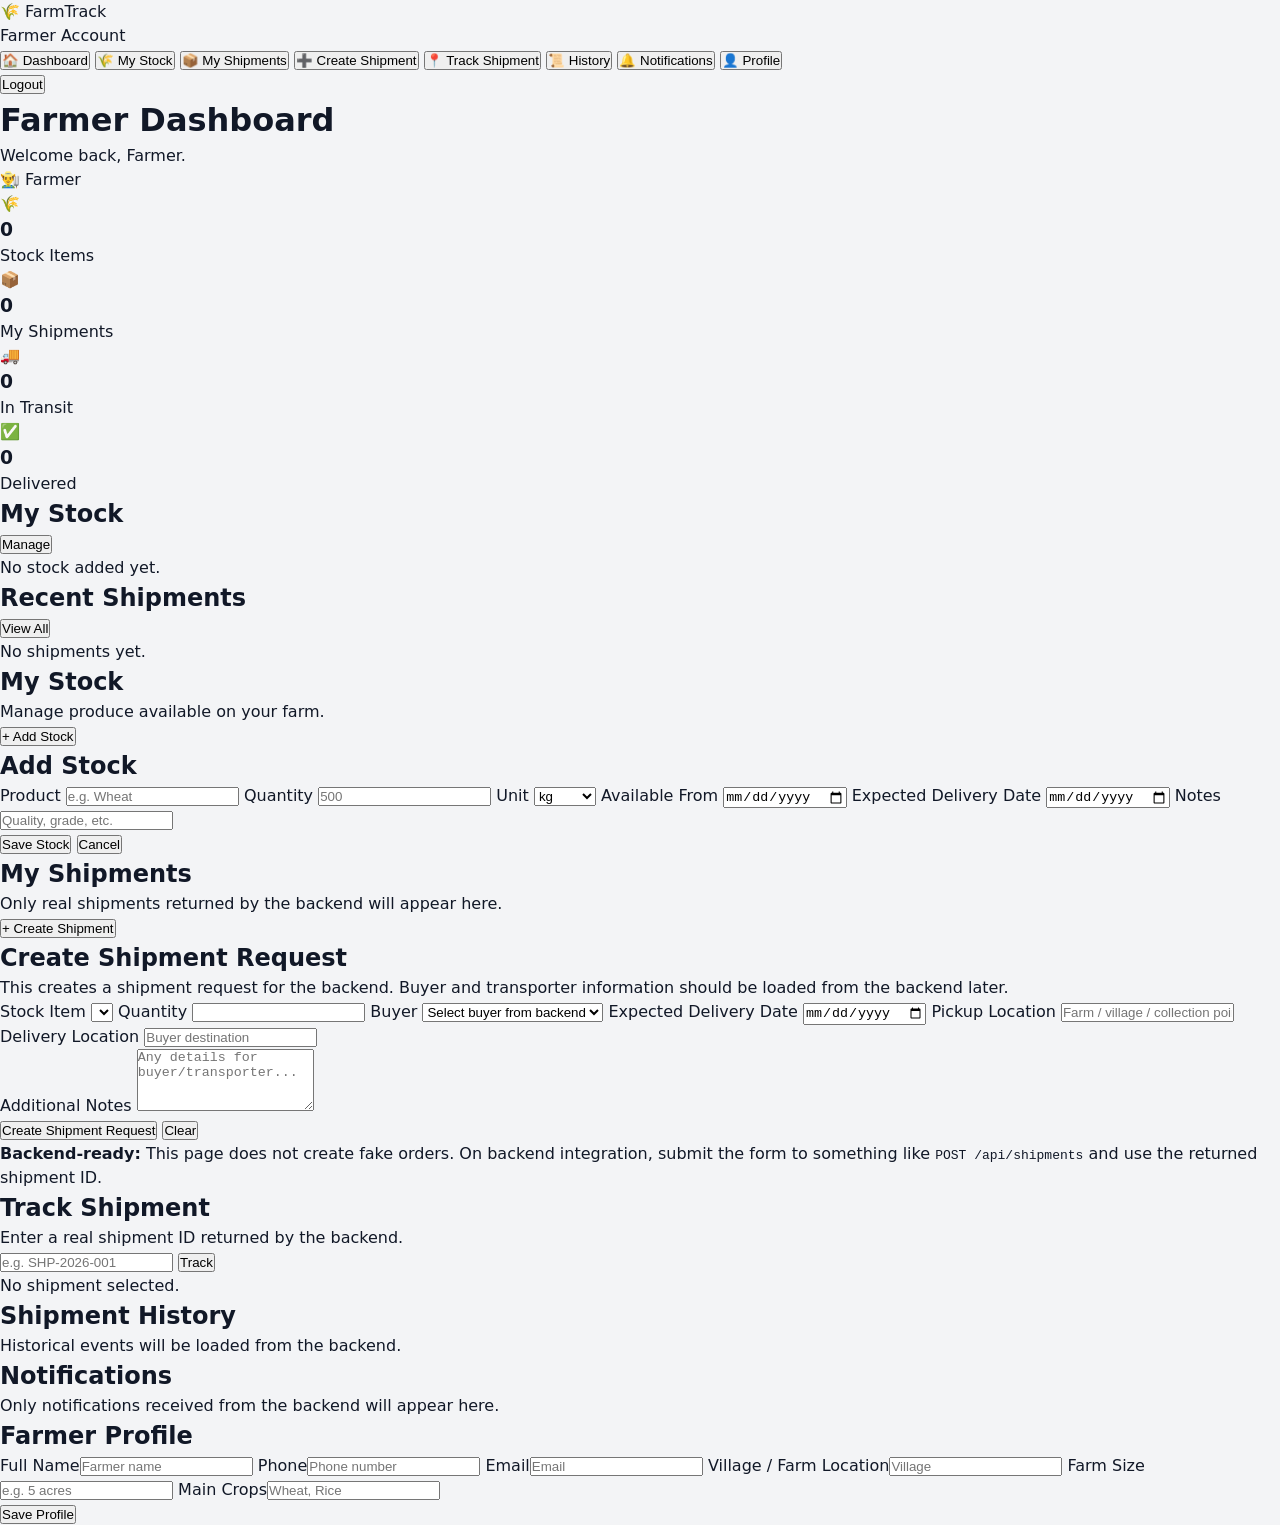
<file: index.html>
<!DOCTYPE html>
<html lang="en">
<head>
  <meta charset="UTF-8">
  <meta name="viewport" content="width=device-width, initial-scale=1.0">
  <title>FarmTrack - Farmer Dashboard</title>
  <link rel="stylesheet" href="css/style.css">
</head>
<body>
  <div class="app">
    <aside class="sidebar">
      <div class="brand">🌾 FarmTrack</div>
      <div class="role">Farmer Account</div>
      <nav>
        <button class="nav-btn active" data-page="dashboard">🏠 Dashboard</button>
        <button class="nav-btn" data-page="stock">🌾 My Stock</button>
        <button class="nav-btn" data-page="shipments">📦 My Shipments</button>
        <button class="nav-btn" data-page="create">➕ Create Shipment</button>
        <button class="nav-btn" data-page="track">📍 Track Shipment</button>
        <button class="nav-btn" data-page="history">📜 History</button>
        <button class="nav-btn" data-page="notifications">🔔 Notifications</button>
        <button class="nav-btn" data-page="profile">👤 Profile</button>
      </nav>
      <button class="logout" id="logoutBtn">Logout</button>
    </aside>

    <main class="main">
      <header class="topbar">
        <div>
          <h1 id="pageTitle">Farmer Dashboard</h1>
          <p id="welcomeText">Welcome back, Farmer.</p>
        </div>
        <div class="user-chip">👨‍🌾 <span id="farmerNameTop">Farmer</span></div>
      </header>

      <!-- DASHBOARD -->
      <section class="page active" id="dashboard">
        <div class="cards">
          <div class="card"><span>🌾</span><h3 id="stockCount">0</h3><p>Stock Items</p></div>
          <div class="card"><span>📦</span><h3 id="shipmentCount">0</h3><p>My Shipments</p></div>
          <div class="card"><span>🚚</span><h3 id="transitCount">0</h3><p>In Transit</p></div>
          <div class="card"><span>✅</span><h3 id="deliveredCount">0</h3><p>Delivered</p></div>
        </div>

        <div class="grid-2">
          <div class="panel">
            <div class="panel-head">
              <h2>My Stock</h2>
              <button class="small-btn" data-go="stock">Manage</button>
            </div>
            <div id="dashboardStock" class="empty">No stock added yet.</div>
          </div>
          <div class="panel">
            <div class="panel-head">
              <h2>Recent Shipments</h2>
              <button class="small-btn" data-go="shipments">View All</button>
            </div>
            <div id="dashboardShipments" class="empty">No shipments yet.</div>
          </div>
        </div>
      </section>

      <!-- STOCK -->
      <section class="page" id="stock">
        <div class="section-head">
          <div>
            <h2>My Stock</h2>
            <p>Manage produce available on your farm.</p>
          </div>
          <button class="primary" id="addStockBtn">+ Add Stock</button>
        </div>

        <div id="stockList" class="list"></div>

        <div class="panel form-panel hidden" id="stockFormPanel">
          <h2 id="stockFormTitle">Add Stock</h2>
          <form id="stockForm">
            <input type="hidden" id="stockId">
            <div class="form-grid">
              <label>Product
                <input id="stockProduct" required placeholder="e.g. Wheat">
              </label>
              <label>Quantity
                <input id="stockQuantity" type="number" min="0" required placeholder="500">
              </label>
              <label>Unit
                <select id="stockUnit">
                  <option>kg</option><option>quintal</option><option>ton</option>
                </select>
              </label>
              <label>Available From
                <input id="stockAvailableFrom" type="date">
              </label>
              <label>Expected Delivery Date
                <input id="stockDeliveryDate" type="date">
              </label>
              <label>Notes
                <input id="stockNotes" placeholder="Quality, grade, etc.">
              </label>
            </div>
            <div class="form-actions">
              <button type="submit" class="primary">Save Stock</button>
              <button type="button" class="secondary" id="cancelStockBtn">Cancel</button>
            </div>
          </form>
        </div>
      </section>

      <!-- SHIPMENTS -->
      <section class="page" id="shipments">
        <div class="section-head">
          <div><h2>My Shipments</h2><p>Only real shipments returned by the backend will appear here.</p></div>
          <button class="primary" data-go="create">+ Create Shipment</button>
        </div>
        <div id="shipmentList" class="list"></div>
      </section>

      <!-- CREATE -->
      <section class="page" id="create">
        <div class="panel form-panel">
          <h2>Create Shipment Request</h2>
          <p class="muted">This creates a shipment request for the backend. Buyer and transporter information should be loaded from the backend later.</p>

          <form id="shipmentForm">
            <div class="form-grid">
              <label>Stock Item
                <select id="shipmentStock" required></select>
              </label>
              <label>Quantity
                <input id="shipmentQuantity" type="number" min="1" required>
              </label>
              <label>Buyer
                <select id="shipmentBuyer">
                  <option value="">Select buyer from backend</option>
                </select>
              </label>
              <label>Expected Delivery Date
                <input id="shipmentDeliveryDate" type="date" required>
              </label>
              <label>Pickup Location
                <input id="pickupLocation" placeholder="Farm / village / collection point">
              </label>
              <label>Delivery Location
                <input id="deliveryLocation" placeholder="Buyer destination">
              </label>
            </div>
            <label>Additional Notes
              <textarea id="shipmentNotes" rows="4" placeholder="Any details for buyer/transporter..."></textarea>
            </label>
            <div class="form-actions">
              <button type="submit" class="primary">Create Shipment Request</button>
              <button type="reset" class="secondary">Clear</button>
            </div>
          </form>
        </div>
        <div class="info-box">
          <strong>Backend-ready:</strong> This page does not create fake orders. On backend integration,
          submit the form to something like <code>POST /api/shipments</code> and use the returned shipment ID.
        </div>
      </section>

      <!-- TRACK -->
      <section class="page" id="track">
        <div class="section-head">
          <div><h2>Track Shipment</h2><p>Enter a real shipment ID returned by the backend.</p></div>
        </div>
        <div class="track-search">
          <input id="trackId" placeholder="e.g. SHP-2026-001">
          <button class="primary" id="trackBtn">Track</button>
        </div>
        <div id="trackingResult" class="panel empty">No shipment selected.</div>
      </section>

      <!-- HISTORY -->
      <section class="page" id="history">
        <div class="section-head"><div><h2>Shipment History</h2><p>Historical events will be loaded from the backend.</p></div></div>
        <div id="historyList" class="list"></div>
      </section>

      <!-- NOTIFICATIONS -->
      <section class="page" id="notifications">
        <div class="section-head"><div><h2>Notifications</h2><p>Only notifications received from the backend will appear here.</p></div></div>
        <div id="notificationList" class="list"></div>
      </section>

      <!-- PROFILE -->
      <section class="page" id="profile">
        <div class="panel form-panel">
          <h2>Farmer Profile</h2>
          <form id="profileForm">
            <div class="form-grid">
              <label>Full Name<input id="profileName" placeholder="Farmer name"></label>
              <label>Phone<input id="profilePhone" placeholder="Phone number"></label>
              <label>Email<input id="profileEmail" type="email" placeholder="Email"></label>
              <label>Village / Farm Location<input id="profileLocation" placeholder="Village"></label>
              <label>Farm Size<input id="profileFarmSize" placeholder="e.g. 5 acres"></label>
              <label>Main Crops<input id="profileCrops" placeholder="Wheat, Rice"></label>
            </div>
            <button class="primary" type="submit">Save Profile</button>
          </form>
        </div>
      </section>
    </main>
  </div>

  <div id="toast" class="toast"></div>
  <script src="js/app.js"></script>
</body>
</html>
</file>
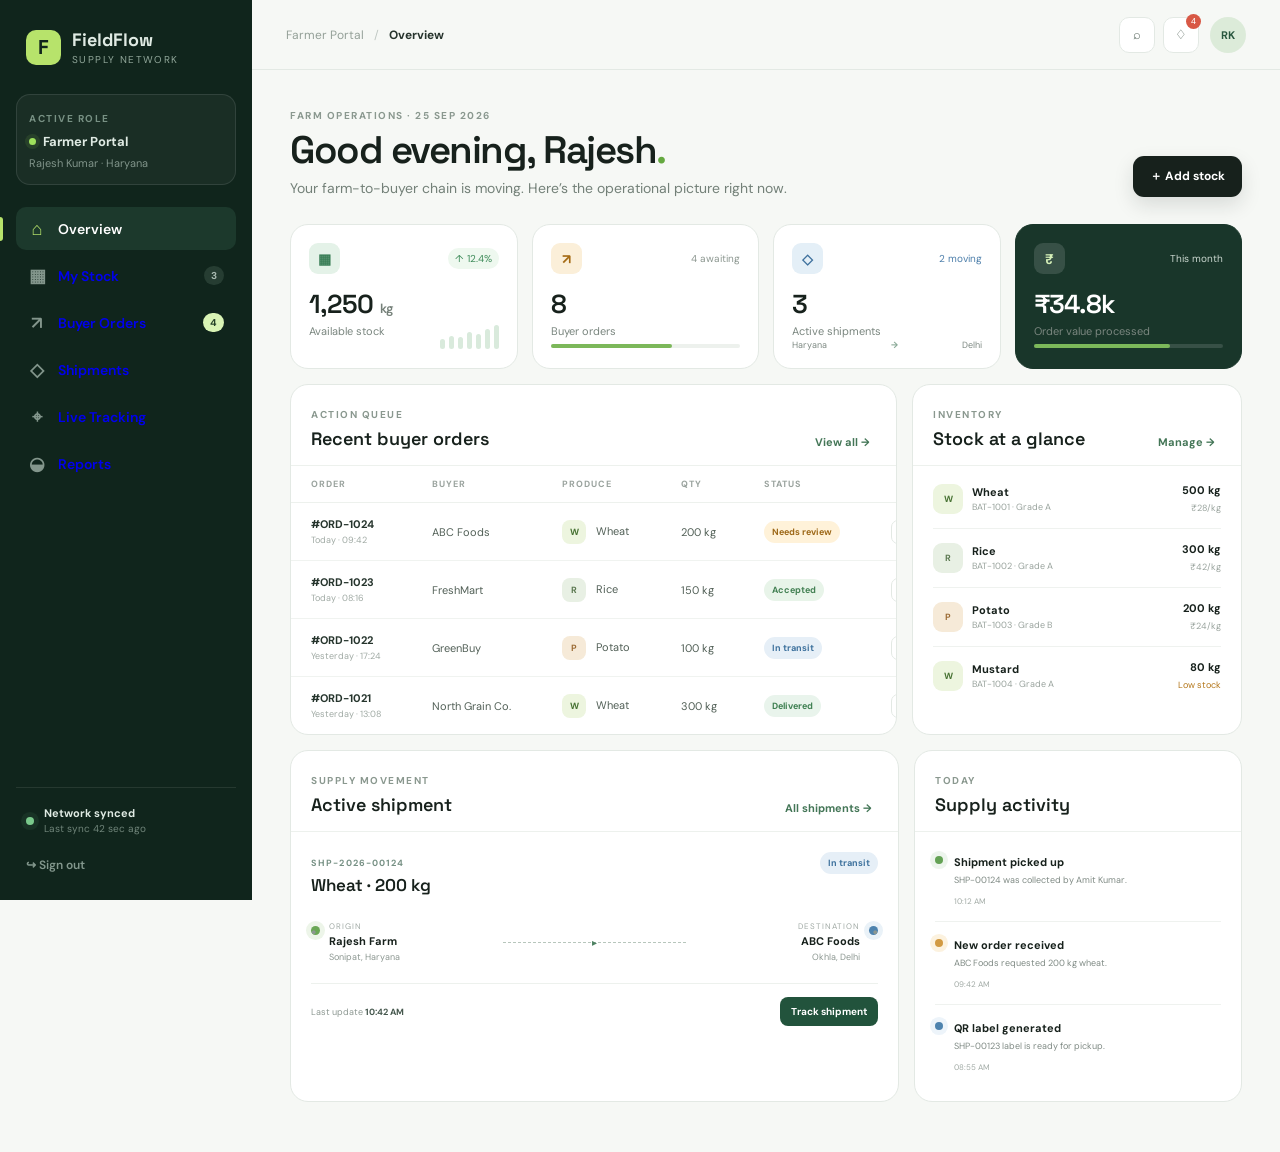
<file: pages/fieldflow_rural_supply_chain_dashboard/index.html>
<!doctype html>
<html lang="en">
<head>
  <meta charset="utf-8">
  <meta name="viewport" content="width=device-width, initial-scale=1">
  <meta name="description" content="Farmer dashboard for rural agricultural supply-chain tracking.">
  <title>FieldFlow — Farmer Command Center</title>
  <link rel="preconnect" href="https://fonts.googleapis.com">
  <link rel="preconnect" href="https://fonts.gstatic.com" crossorigin>
  <link href="https://fonts.googleapis.com/css2?family=DM+Sans:wght@400;500;600;700&family=Space+Grotesk:wght@500;600;700&display=swap" rel="stylesheet">
  <link rel="stylesheet" href="style.css">
</head>
<body>
  <div class="app-shell">
    <aside class="sidebar" id="sidebar">
      <div class="brand">
        <div class="brand-mark">F</div>
        <div><strong>FieldFlow</strong><span>Supply Network</span></div>
      </div>

      <div class="role-card">
        <span class="eyebrow">ACTIVE ROLE</span>
        <div class="role-line"><span class="role-dot"></span><strong>Farmer Portal</strong></div>
        <small>Rajesh Kumar · Haryana</small>
      </div>

      <nav class="nav">
        <a class="nav-item active" href="#dashboard" data-view="dashboard"><span>⌂</span>Overview</a>
        <a class="nav-item" href="#stock" data-view="stock"><span>▦</span>My Stock <b>3</b></a>
        <a class="nav-item" href="#orders" data-view="orders"><span>↗</span>Buyer Orders <b class="hot">4</b></a>
        <a class="nav-item" href="#shipments" data-view="shipments"><span>◇</span>Shipments</a>
        <a class="nav-item" href="#tracking" data-view="tracking"><span>⌖</span>Live Tracking</a>
        <a class="nav-item" href="#reports" data-view="reports"><span>◒</span>Reports</a>
      </nav>

      <div class="sidebar-foot">
        <div class="sync"><span class="pulse"></span><div><strong>Network synced</strong><small>Last sync 42 sec ago</small></div></div>
        <button class="ghost-btn" id="logoutBtn">↪ Sign out</button>
      </div>
    </aside>

    <main class="main">
      <header class="topbar">
        <button class="icon-btn menu-btn" id="menuBtn" aria-label="Open menu">☰</button>
        <div class="crumb"><span>Farmer Portal</span><i>/</i><strong id="pageTitle">Overview</strong></div>
        <div class="top-actions">
          <button class="icon-btn" title="Search">⌕</button>
          <button class="icon-btn notification" id="notificationBtn" title="Notifications">♢<em>4</em></button>
          <div class="avatar">RK</div>
        </div>
      </header>

      <section class="content" id="dashboardView">
        <div class="hero">
          <div>
            <span class="eyebrow">FARM OPERATIONS · 25 SEP 2026</span>
            <h1>Good evening, Rajesh<span class="accent">.</span></h1>
            <p>Your farm-to-buyer chain is moving. Here’s the operational picture right now.</p>
          </div>
          <button class="primary-btn" id="addStockBtn">＋ Add stock</button>
        </div>

        <div class="metrics">
          <article class="metric-card">
            <div class="metric-head"><span class="metric-icon green">▦</span><span class="trend up">↑ 12.4%</span></div>
            <strong class="metric-value">1,250 <small>kg</small></strong>
            <span class="metric-label">Available stock</span>
            <div class="spark"><i style="height:38%"></i><i style="height:52%"></i><i style="height:46%"></i><i style="height:67%"></i><i style="height:58%"></i><i style="height:78%"></i><i style="height:92%"></i></div>
          </article>
          <article class="metric-card">
            <div class="metric-head"><span class="metric-icon amber">↗</span><span class="trend">4 awaiting</span></div>
            <strong class="metric-value">8</strong>
            <span class="metric-label">Buyer orders</span>
            <div class="mini-bar"><span style="width:64%"></span></div>
          </article>
          <article class="metric-card">
            <div class="metric-head"><span class="metric-icon blue">◇</span><span class="trend blue-t">2 moving</span></div>
            <strong class="metric-value">3</strong>
            <span class="metric-label">Active shipments</span>
            <div class="route-mini"><span>Haryana</span><b>→</b><span>Delhi</span></div>
          </article>
          <article class="metric-card highlight">
            <div class="metric-head"><span class="metric-icon dark">₹</span><span class="trend light">This month</span></div>
            <strong class="metric-value">₹34.8k</strong>
            <span class="metric-label">Order value processed</span>
            <div class="progress"><span style="width:72%"></span></div>
          </article>
        </div>

        <div class="grid-main">
          <section class="panel orders-panel">
            <div class="panel-head">
              <div><span class="eyebrow">ACTION QUEUE</span><h2>Recent buyer orders</h2></div>
              <button class="text-btn" data-view-link="orders">View all →</button>
            </div>
            <div class="table-wrap">
              <table>
                <thead><tr><th>Order</th><th>Buyer</th><th>Produce</th><th>Qty</th><th>Status</th><th></th></tr></thead>
                <tbody id="ordersTable">
                  <tr data-order="ORD-1024"><td><strong>#ORD-1024</strong><small>Today · 09:42</small></td><td>ABC Foods</td><td><span class="produce">W</span> Wheat</td><td>200 kg</td><td><span class="status pending">Needs review</span></td><td><button class="row-btn review-btn">Review</button></td></tr>
                  <tr><td><strong>#ORD-1023</strong><small>Today · 08:16</small></td><td>FreshMart</td><td><span class="produce rice">R</span> Rice</td><td>150 kg</td><td><span class="status accepted">Accepted</span></td><td><button class="row-btn">Open</button></td></tr>
                  <tr><td><strong>#ORD-1022</strong><small>Yesterday · 17:24</small></td><td>GreenBuy</td><td><span class="produce potato">P</span> Potato</td><td>100 kg</td><td><span class="status transit">In transit</span></td><td><button class="row-btn">Track</button></td></tr>
                  <tr><td><strong>#ORD-1021</strong><small>Yesterday · 13:08</small></td><td>North Grain Co.</td><td><span class="produce">W</span> Wheat</td><td>300 kg</td><td><span class="status delivered">Delivered</span></td><td><button class="row-btn">View</button></td></tr>
                </tbody>
              </table>
            </div>
          </section>

          <section class="panel stock-panel">
            <div class="panel-head">
              <div><span class="eyebrow">INVENTORY</span><h2>Stock at a glance</h2></div>
              <button class="text-btn" data-view-link="stock">Manage →</button>
            </div>
            <div class="stock-list">
              <div class="stock-row"><div class="crop-icon wheat">W</div><div class="stock-info"><strong>Wheat</strong><small>BAT-1001 · Grade A</small></div><div class="stock-qty"><strong>500 kg</strong><span>₹28/kg</span></div></div>
              <div class="stock-row"><div class="crop-icon rice">R</div><div class="stock-info"><strong>Rice</strong><small>BAT-1002 · Grade A</small></div><div class="stock-qty"><strong>300 kg</strong><span>₹42/kg</span></div></div>
              <div class="stock-row"><div class="crop-icon potato">P</div><div class="stock-info"><strong>Potato</strong><small>BAT-1003 · Grade B</small></div><div class="stock-qty"><strong>200 kg</strong><span>₹24/kg</span></div></div>
              <div class="stock-row low"><div class="crop-icon wheat">W</div><div class="stock-info"><strong>Mustard</strong><small>BAT-1004 · Grade A</small></div><div class="stock-qty"><strong>80 kg</strong><span class="warning">Low stock</span></div></div>
            </div>
          </section>
        </div>

        <div class="grid-bottom">
          <section class="panel shipment-panel">
            <div class="panel-head"><div><span class="eyebrow">SUPPLY MOVEMENT</span><h2>Active shipment</h2></div><button class="text-btn" data-view-link="shipments">All shipments →</button></div>
            <div class="shipment-card">
              <div class="shipment-top"><div><span class="shipment-id">SHP-2026-00124</span><h3>Wheat · 200 kg</h3></div><span class="status transit">In transit</span></div>
              <div class="route">
                <div class="route-point"><span class="pin farm">●</span><div><small>ORIGIN</small><strong>Rajesh Farm</strong><span>Sonipat, Haryana</span></div></div>
                <div class="route-line"><span></span><i>▸</i><span></span></div>
                <div class="route-point right"><span class="pin buyer">●</span><div><small>DESTINATION</small><strong>ABC Foods</strong><span>Okhla, Delhi</span></div></div>
              </div>
              <div class="shipment-foot"><span>Last update <strong>10:42 AM</strong></span><button class="primary-small" data-view-link="tracking">Track shipment</button></div>
            </div>
          </section>

          <section class="panel timeline-panel">
            <div class="panel-head"><div><span class="eyebrow">TODAY</span><h2>Supply activity</h2></div></div>
            <div class="activity">
              <div class="activity-item"><span class="activity-dot green"></span><div><strong>Shipment picked up</strong><p>SHP-00124 was collected by Amit Kumar.</p><small>10:12 AM</small></div></div>
              <div class="activity-item"><span class="activity-dot amber"></span><div><strong>New order received</strong><p>ABC Foods requested 200 kg wheat.</p><small>09:42 AM</small></div></div>
              <div class="activity-item"><span class="activity-dot blue"></span><div><strong>QR label generated</strong><p>SHP-00123 label is ready for pickup.</p><small>08:55 AM</small></div></div>
            </div>
          </section>
        </div>
      </section>

      <section class="content hidden-view" id="secondaryView">
        <div class="subpage-head"><div><span class="eyebrow" id="subEyebrow">FARM OPERATIONS</span><h1 id="subTitle">My Stock</h1><p id="subText">Manage the produce available for verified buyers.</p></div><button class="primary-btn" id="subAction">＋ Add stock</button></div>
        <div id="subContent"></div>
      </section>
    </main>
  </div>

  <div class="overlay" id="overlay"></div>

  <div class="modal-backdrop" id="modalBackdrop">
    <div class="modal" role="dialog" aria-modal="true">
      <button class="modal-close" id="modalClose">×</button>
      <span class="eyebrow">NEW INVENTORY</span>
      <h2>Add agricultural stock</h2>
      <p>Publish a batch for verified buyers to discover.</p>
      <form id="stockForm">
        <div class="form-grid">
          <label>Product name<input required name="product" placeholder="e.g. Wheat"></label>
          <label>Category<select name="category"><option>Grain</option><option>Vegetable</option><option>Pulse</option><option>Oilseed</option></select></label>
          <label>Quantity<input required type="number" name="quantity" placeholder="500"></label>
          <label>Unit<select name="unit"><option>KG</option><option>Quintal</option><option>Ton</option></select></label>
          <label>Price / unit<input required type="number" name="price" placeholder="28"></label>
          <label>Grade<select name="grade"><option>A Grade</option><option>B Grade</option><option>C Grade</option></select></label>
          <label class="full">Harvest date<input type="date" name="date" value="2026-09-25"></label>
        </div>
        <button class="primary-btn full-btn" type="submit">Publish stock</button>
      </form>
    </div>
  </div>

  <div class="toast" id="toast"><span>✓</span><div><strong id="toastTitle">Saved</strong><small id="toastText">Your update was successful.</small></div></div>
  <script src="script.js"></script>
</body>
</html>
</file>
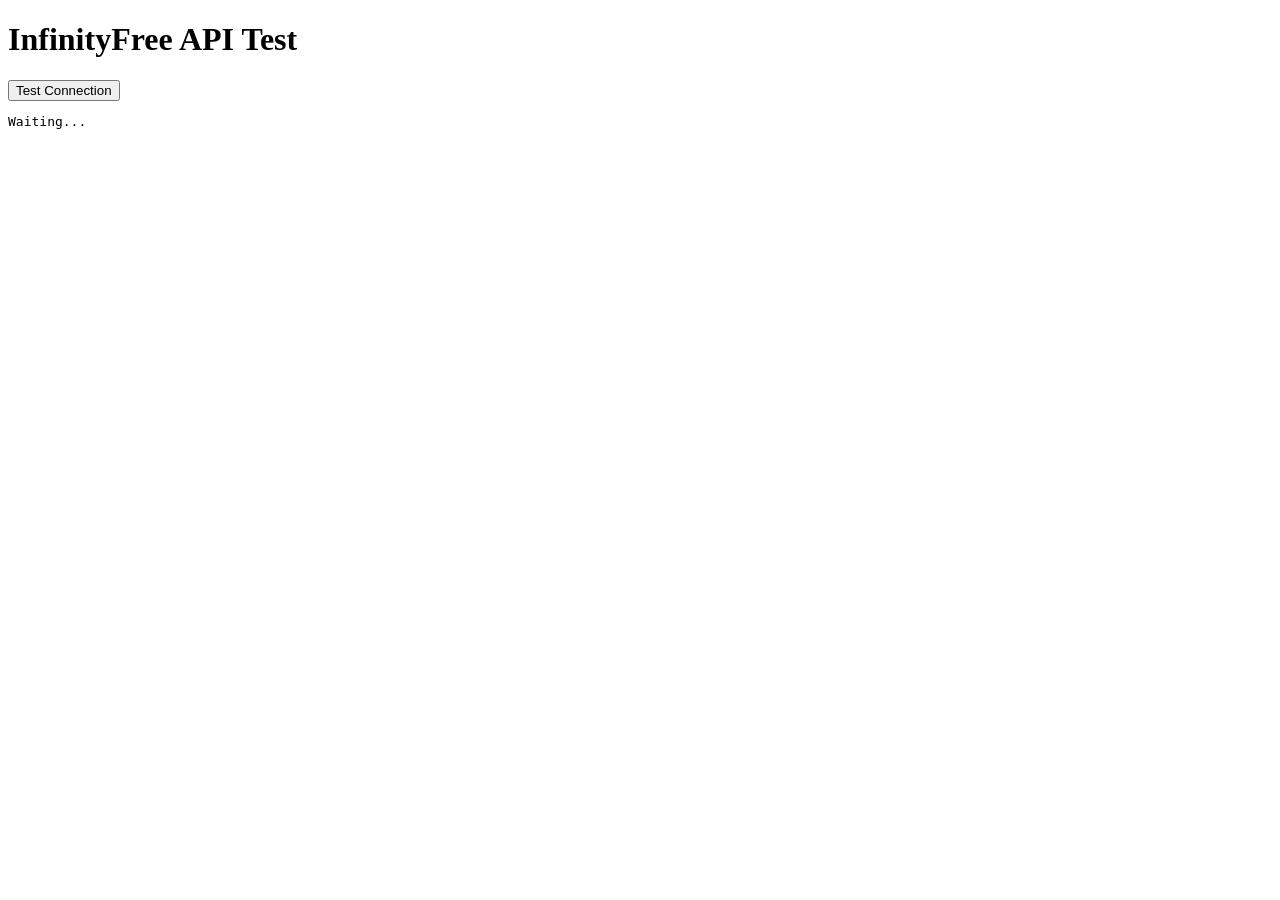
<file: navneet.html>
<!DOCTYPE html>
<html>
<head>
    <title>API Connection Test</title>
</head>
<body>

    <h1>InfinityFree API Test</h1>

    <button onclick="testAPI()">Test Connection</button>

    <pre id="result">Waiting...</pre>

    <script>
        async function testAPI() {

            const result = document.getElementById("result");

            result.textContent = "Connecting...";

            try {

                const response = await fetch(
                    "https://navneetyadav.me/test_api/test_api.php"
                );

                const data = await response.json();

                result.textContent =
                    JSON.stringify(data, null, 2);

            } catch (error) {

                result.textContent =
                    "ERROR:\n" + error.message;

                console.error(error);
            }
        }
    </script>

</body>
</html>
</file>
<file: css/style.css>
:root {
    --primary-color: #2f7d4b;
    --primary-dark: #173d2b;
    --primary-light: #eaf4ee;
    --bg-color: #f3f4f6;
    --text-main: #111827;
    --text-muted: #6b7280;
    --border-color: #d1d5db;
    --error-bg: #fef2f2;
    --error-text: #991b1b;
    --error-border: #f87171;
}

* {
    box-sizing: border-box;
    margin: 0;
    padding: 0;
}

body {
    font-family: 'Inter', system-ui, -apple-system, sans-serif;
    background-color: var(--bg-color);
    color: var(--text-main);
    line-height: 1.5;
}

/* Centered Wrapper */
.login-wrapper {
    display: flex;
    min-height: 100vh;
    align-items: center;
    justify-content: center;
    padding: 1.5rem;
}

/* Main Card */
.login-card {
    display: flex;
    width: 100%;
    max-width: 900px;
    background: #ffffff;
    border-radius: 20px;
    box-shadow: 0 20px 40px -10px rgba(0, 0, 0, 0.1);
    overflow: hidden;
}

/* Left: Branding Section */
.brand-section {
    flex: 1;
    background: linear-gradient(135deg, var(--primary-dark) 0%, var(--primary-color) 100%);
    color: #ffffff;
    padding: 3rem;
    display: flex;
    flex-direction: column;
    justify-content: center;
    align-items: center;
    text-align: center;
    position: relative;
    overflow: hidden;
}

.brand-content {
    position: relative;
    z-index: 2;
}

.logo-icon {
    display: inline-flex;
    align-items: center;
    justify-content: center;
    width: 80px;
    height: 80px;
    background: rgba(255, 255, 255, 0.2);
    backdrop-filter: blur(10px);
    border-radius: 20px;
    margin-bottom: 1.5rem;
}

.brand-section h1 {
    font-size: 2.5rem;
    font-weight: 700;
    margin-bottom: 0.5rem;
    letter-spacing: -0.5px;
}

.brand-section p {
    font-size: 1.1rem;
    color: var(--primary-light);
    font-weight: 400;
}

/* Decorative Background Elements */
.decor-circle {
    position: absolute;
    border-radius: 50%;
    background: rgba(255, 255, 255, 0.05);
    z-index: 1;
}
.circle-1 {
    width: 300px;
    height: 300px;
    top: -100px;
    left: -100px;
}
.circle-2 {
    width: 200px;
    height: 200px;
    bottom: -50px;
    right: -50px;
}

/* Right: Form Section */
.form-section {
    flex: 1.2;
    padding: 3.5rem;
    display: flex;
    flex-direction: column;
    justify-content: center;
}

.form-header {
    margin-bottom: 2.5rem;
}

.form-header h2 {
    font-size: 1.8rem;
    font-weight: 700;
    color: var(--text-main);
    margin-bottom: 0.25rem;
}

.form-header p {
    color: var(--text-muted);
    font-size: 0.95rem;
}

/* Form Styles */
.auth-form {
    display: flex;
    flex-direction: column;
    gap: 1.25rem;
}

.input-group {
    display: flex;
    flex-direction: column;
    gap: 0.5rem;
}

.input-group label {
    font-size: 0.875rem;
    font-weight: 600;
    color: var(--text-main);
}

.input-wrapper {
    position: relative;
    display: flex;
    align-items: center;
}

.input-wrapper input,
.input-wrapper select {
    width: 100%;
    padding: 0.875rem 1rem;
    border: 1px solid var(--border-color);
    border-radius: 10px;
    font-size: 1rem;
    background: #ffffff;
    color: var(--text-main);
    transition: all 0.2s ease;
    appearance: none; /* for select */
}

/* Select arrow styling */
.input-wrapper select {
    background-image: url("data:image/svg+xml,%3Csvg xmlns='http://www.w3.org/2000/svg' fill='none' viewBox='0 0 24 24' stroke='%236b7280'%3E%3Cpath stroke-linecap='round' stroke-linejoin='round' stroke-width='2' d='M19 9l-7 7-7-7'%3E%3C/path%3E%3C/svg%3E");
    background-repeat: no-repeat;
    background-position: right 1rem center;
    background-size: 1.2rem;
    padding-right: 2.5rem;
}

.input-wrapper input:focus,
.input-wrapper select:focus {
    outline: none;
    border-color: var(--primary-color);
    box-shadow: 0 0 0 4px rgba(47, 125, 75, 0.1);
}

.input-wrapper input::placeholder {
    color: #9ca3af;
}

/* Password Toggle Button */
.icon-btn {
    position: absolute;
    right: 1rem;
    background: none;
    border: none;
    cursor: pointer;
    display: flex;
    align-items: center;
    justify-content: center;
    padding: 0.2rem;
}

.icon-btn:hover svg {
    stroke: var(--primary-color);
}

/* Submit Button */
.submit-btn {
    margin-top: 1rem;
    width: 100%;
    padding: 1rem;
    background: var(--primary-color);
    color: #ffffff;
    border: none;
    border-radius: 10px;
    font-size: 1rem;
    font-weight: 600;
    cursor: pointer;
    transition: all 0.2s ease;
    display: flex;
    align-items: center;
    justify-content: center;
    gap: 0.5rem;
}

.submit-btn:hover {
    background: var(--primary-dark);
}

.submit-btn:active {
    transform: translateY(1px);
}

/* Disabled state for loading */
.submit-btn:disabled {
    opacity: 0.7;
    cursor: not-allowed;
}

/* Error Alert */
.error-alert {
    display: flex;
    align-items: center;
    gap: 0.75rem;
    background-color: var(--error-bg);
    color: var(--error-text);
    padding: 1rem;
    border-radius: 10px;
    border: 1px solid var(--error-border);
    font-size: 0.9rem;
    font-weight: 500;
    margin-bottom: 0.5rem;
}

/* =========================================
   Responsive Design
   ========================================= */
@media (max-width: 768px) {
    .login-card {
        flex-direction: column;
        border-radius: 16px;
    }
    
    .brand-section {
        padding: 2rem;
    }
    
    .brand-section h1 {
        font-size: 2rem;
    }
    
    .logo-icon {
        width: 60px;
        height: 60px;
        margin-bottom: 1rem;
    }
    
    .form-section {
        padding: 2rem;
    }
}

@media (max-width: 480px) {
    .login-wrapper {
        padding: 1rem;
    }
    
    .form-section {
        padding: 1.5rem;
    }
    
    .form-header h2 {
        font-size: 1.5rem;
    }
}
</file>
<file: pages/fieldflow_rural_supply_chain_dashboard/style.css>
*{box-sizing:border-box} :root{--ink:#17211c;--muted:#738078;--line:#e3e9e4;--paper:#f6f8f5;--white:#fff;--green:#176b45;--green2:#2b8b5e;--mint:#e6f3eb;--amber:#c78219;--blue:#3d76a8;--shadow:0 18px 50px rgba(27,49,38,.08);--radius:18px}html{scroll-behavior:smooth}body{margin:0;background:var(--paper);color:var(--ink);font-family:"DM Sans",sans-serif;font-size:14px}.app-shell{display:flex;min-height:100vh}.sidebar{position:fixed;z-index:20;left:0;top:0;bottom:0;width:252px;background:#10251c;color:#dfeae3;padding:24px 16px 18px;display:flex;flex-direction:column}.brand{display:flex;align-items:center;gap:11px;padding:4px 10px 28px}.brand-mark{width:35px;height:35px;border-radius:10px;background:#b7e36b;color:#10251c;display:grid;place-items:center;font-family:"Space Grotesk";font-weight:700;font-size:20px}.brand strong{display:block;font:700 18px "Space Grotesk"}.brand span{display:block;font-size:10px;letter-spacing:1.4px;text-transform:uppercase;color:#91a79a;margin-top:2px}.role-card{border:1px solid rgba(255,255,255,.1);background:rgba(255,255,255,.045);border-radius:14px;padding:13px 12px;margin-bottom:22px}.eyebrow{font-size:10px;letter-spacing:1.5px;font-weight:700;color:#8a988f}.role-card .eyebrow{color:#789184}.role-line{display:flex;align-items:center;gap:7px;margin:7px 0 3px;font-size:13px}.role-dot{width:7px;height:7px;background:#9ee05c;border-radius:50%;box-shadow:0 0 0 4px rgba(158,224,92,.1)}.role-card small{font-size:11px;color:#80948a}.nav{display:grid;gap:4px}.nav-item{height:43px;border-radius:10px;color:#9daf a4;text-decoration:none;display:flex;align-items:center;gap:12px;padding:0 12px;font-weight:600;position:relative}.nav-item span{width:18px;text-align:center;font-size:18px;color:#83968c}.nav-item b{margin-left:auto;font-size:10px;background:#263d32;color:#aabbb2;padding:3px 7px;border-radius:20px}.nav-item .hot{background:#d9f4b5;color:#244127}.nav-item:hover,.nav-item.active{background:#1c392c;color:#fff}.nav-item.active:before{content:"";position:absolute;left:-16px;width:3px;height:24px;border-radius:0 4px 4px 0;background:#b7e36b}.nav-item.active span{color:#b7e36b}.sidebar-foot{margin-top:auto}.sync{display:flex;gap:10px;align-items:center;border-top:1px solid rgba(255,255,255,.09);padding:18px 10px 13px}.sync strong,.sync small{display:block}.sync strong{font-size:11px}.sync small{font-size:10px;color:#70857a;margin-top:2px}.pulse{width:8px;height:8px;border-radius:50%;background:#79c98b;box-shadow:0 0 0 5px rgba(121,201,139,.08)}.ghost-btn{border:0;background:none;color:#83978d;padding:9px 10px;font:600 12px "DM Sans";cursor:pointer}.main{margin-left:252px;width:calc(100% - 252px);min-width:0}.topbar{height:70px;background:rgba(246,248,245,.92);backdrop-filter:blur(12px);border-bottom:1px solid var(--line);display:flex;align-items:center;padding:0 34px;position:sticky;top:0;z-index:10}.crumb{display:flex;gap:10px;align-items:center;color:#94a098;font-size:12px}.crumb i{font-style:normal;color:#c0c8c3}.crumb strong{color:#27342d}.top-actions{margin-left:auto;display:flex;gap:8px;align-items:center}.icon-btn{border:1px solid var(--line);background:#fff;width:36px;height:36px;border-radius:10px;cursor:pointer;color:#54645b;position:relative}.notification em{position:absolute;right:-3px;top:-4px;background:#d85845;color:#fff;font-style:normal;font-size:9px;width:15px;height:15px;border-radius:50%;display:grid;place-items:center}.avatar{width:36px;height:36px;border-radius:50%;background:#dcebd9;color:#28563e;display:grid;place-items:center;font-size:11px;font-weight:700;margin-left:3px}.menu-btn{display:none}.content{padding:35px 38px 50px;max-width:1500px;margin:auto}.hero{display:flex;justify-content:space-between;gap:25px;align-items:end;margin-bottom:27px}.hero h1,.subpage-head h1{font:600 clamp(28px,3vw,40px)/1.05 "Space Grotesk";letter-spacing:-1.5px;margin:7px 0 9px}.hero p,.subpage-head p{margin:0;color:var(--muted);max-width:630px}.accent{color:#65a940}.primary-btn{border:0;background:var(--ink);color:#fff;border-radius:11px;padding:12px 17px;font:700 12px "DM Sans";cursor:pointer;box-shadow:0 8px 20px rgba(23,33,28,.13);white-space:nowrap}.primary-btn:hover,.primary-small:hover{transform:translateY(-1px);background:#265a42}.metrics{display:grid;grid-template-columns:repeat(4,1fr);gap:14px;margin-bottom:15px}.metric-card{background:#fff;border:1px solid var(--line);border-radius:var(--radius);padding:18px;min-height:145px;position:relative;overflow:hidden}.metric-head{display:flex;justify-content:space-between;align-items:center}.metric-icon{width:31px;height:31px;border-radius:9px;display:grid;place-items:center;font-weight:700}.metric-icon.green{background:#e4f2e8;color:#347a52}.metric-icon.amber{background:#fbefd9;color:#a56b14}.metric-icon.blue{background:#e4eff7;color:#3d709d}.metric-icon.dark{background:rgba(255,255,255,.13);color:#d5efb8}.trend{font-size:10px;color:#8b968f}.trend.up{color:#3c8a58;background:#eef8ef;padding:4px 7px;border-radius:20px}.blue-t{color:#4c7eaa}.trend.light{color:#cbd8d0}.metric-value{display:block;font:600 26px "Space Grotesk";margin-top:13px;letter-spacing:-.7px}.metric-value small{font:600 13px "DM Sans";color:#758079}.metric-label{font-size:11px;color:#7a867f}.spark{height:26px;display:flex;gap:4px;align-items:end;position:absolute;right:18px;bottom:19px}.spark i{display:block;width:5px;background:#d9eadc;border-radius:5px}.mini-bar{height:4px;background:#edf1ed;border-radius:9px;position:absolute;left:18px;right:18px;bottom:20px}.mini-bar span,.progress span{height:100%;display:block;background:#7cb85a;border-radius:9px}.route-mini{position:absolute;bottom:17px;left:18px;right:18px;display:flex;justify-content:space-between;color:#7d8982;font-size:9px}.route-mini b{color:#8baa98}.highlight{background:#19362a;border-color:#19362a;color:#fff}.progress{height:4px;background:rgba(255,255,255,.13);position:absolute;left:18px;right:18px;bottom:20px;border-radius:5px}.grid-main{display:grid;grid-template-columns:minmax(0,1.65fr) minmax(330px,.85fr);gap:15px}.grid-bottom{display:grid;grid-template-columns:minmax(0,1.3fr) minmax(320px,.7fr);gap:15px;margin-top:15px}.panel{background:#fff;border:1px solid var(--line);border-radius:var(--radius);overflow:hidden}.panel-head{padding:19px 20px 15px;display:flex;justify-content:space-between;align-items:end;border-bottom:1px solid #edf1ed}.panel h2{font:600 18px "Space Grotesk";margin:5px 0 0}.text-btn{border:0;background:none;color:#447657;font:700 11px "DM Sans";cursor:pointer}.table-wrap{overflow:auto}table{width:100%;border-collapse:collapse;min-width:680px}th{font-size:9px;letter-spacing:1px;text-transform:uppercase;color:#9aa39e;text-align:left;font-weight:700;padding:12px 20px;border-bottom:1px solid #edf1ed}td{padding:14px 20px;border-bottom:1px solid #f0f3f0;color:#526057;font-size:11px;white-space:nowrap}tbody tr:last-child td{border-bottom:0}td strong{display:block;color:#26352d;font-size:11px}td small{display:block;color:#a0aaa4;font-size:9px;margin-top:3px}.produce,.crop-icon{display:inline-grid;place-items:center;background:#edf5df;color:#477233;width:24px;height:24px;border-radius:8px;font-size:9px;font-weight:700;margin-right:7px}.produce.rice,.crop-icon.rice{background:#e8f0e4;color:#5b7850}.produce.potato,.crop-icon.potato{background:#f6ead8;color:#9b6b34}.status{display:inline-block;border-radius:20px;padding:5px 8px;font-size:9px;font-weight:700}.status.pending{background:#fff2d9;color:#9d6818}.status.accepted{background:#e8f4e9;color:#438053}.status.transit{background:#e6eff7;color:#3d719d}.status.delivered{background:#e9f4ec;color:#3f8052}.row-btn{border:1px solid var(--line);background:#fff;border-radius:7px;padding:6px 9px;font-size:9px;font-weight:700;color:#557064;cursor:pointer}.row-btn:hover{background:#f4f8f4}.stock-list{padding:4px 20px 8px}.stock-row{display:flex;align-items:center;padding:13px 0;border-bottom:1px solid #eff2ef;gap:9px}.stock-row:last-child{border-bottom:0}.crop-icon{width:30px;height:30px;border-radius:9px;margin:0}.stock-info{flex:1}.stock-info strong,.stock-info small{display:block}.stock-info strong{font-size:11px}.stock-info small{font-size:9px;color:#99a39d;margin-top:2px}.stock-qty{text-align:right}.stock-qty strong{display:block;font-size:11px}.stock-qty span{font-size:9px;color:#9aa49e}.stock-qty .warning{color:#b4771b}.shipment-card{padding:20px}.shipment-top{display:flex;justify-content:space-between;align-items:start}.shipment-id{font-size:9px;letter-spacing:1.1px;color:#769084;font-weight:700}.shipment-card h3{font:600 17px "Space Grotesk";margin:4px 0 0}.route{display:grid;grid-template-columns:1fr 1.2fr 1fr;align-items:center;margin:25px 0 20px}.route-point{display:flex;gap:9px;align-items:flex-start}.route-point.right{flex-direction:row-reverse;text-align:right}.pin{width:9px;height:9px;border-radius:50%;margin-top:5px;position:relative;color:transparent;background:#6aa755;box-shadow:0 0 0 5px #edf5e9}.pin.buyer{background:#4e83ae;box-shadow:0 0 0 5px #eaf2f8}.route-point small,.route-point strong,.route-point span{display:block}.route-point small{font-size:8px;color:#a1aaa5;letter-spacing:1px}.route-point strong{font-size:11px;margin:3px 0}.route-point span{font-size:9px;color:#8c9791}.route-line{height:1px;border-top:1px dashed #b7c6bc;position:relative;margin:0 15px;display:flex;justify-content:space-between}.route-line i{font-style:normal;color:#4e8262;font-size:10px;background:#fff;position:relative;top:-7px}.shipment-foot{border-top:1px solid #edf1ed;padding-top:13px;display:flex;justify-content:space-between;align-items:center;color:#8d9892;font-size:9px}.shipment-foot strong{color:#46584e}.primary-small{border:0;background:#22533c;color:#fff;border-radius:8px;padding:8px 11px;font:700 10px "DM Sans";cursor:pointer}.activity{padding:7px 20px 14px}.activity-item{display:flex;gap:11px;padding:13px 0;border-bottom:1px solid #eff2ef}.activity-item:last-child{border:0}.activity-dot{width:8px;height:8px;border-radius:50%;margin-top:4px;box-shadow:0 0 0 5px #edf5ed}.activity-dot.green{background:#64a255}.activity-dot.amber{background:#d29a42;box-shadow:0 0 0 5px #fcf2df}.activity-dot.blue{background:#4e83ae;box-shadow:0 0 0 5px #edf4fa}.activity-item strong{font-size:11px}.activity-item p{font-size:9px;color:#7f8a84;margin:4px 0}.activity-item small{font-size:8px;color:#a1aaa5}.hidden-view{display:none}.hidden-view.show{display:block}.subpage-head{display:flex;justify-content:space-between;align-items:end;margin-bottom:24px}.sub-content-card{background:#fff;border:1px solid var(--line);border-radius:var(--radius);overflow:hidden}.inventory-grid{display:grid;grid-template-columns:repeat(3,1fr);gap:15px}.inventory-card{background:#fff;border:1px solid var(--line);border-radius:16px;padding:18px}.inventory-card .crop-icon{margin-bottom:13px}.inventory-card h3{font:600 18px "Space Grotesk";margin:0}.inventory-card p{font-size:10px;color:#8b9690;margin:5px 0 17px}.inventory-number{font:600 28px "Space Grotesk"}.inventory-number small{font:500 11px "DM Sans";color:#8b9690}.inventory-meta{border-top:1px solid #edf1ed;padding-top:12px;margin-top:13px;display:flex;justify-content:space-between;font-size:10px;color:#7d8982}.order-large{padding:0 20px}.order-large .order-row{display:grid;grid-template-columns:1fr 1fr 1fr 110px 100px;gap:15px;align-items:center;padding:17px 0;border-bottom:1px solid #edf1ed;font-size:11px}.order-row:last-child{border:0}.order-row strong{display:block}.order-row small{color:#9aa39d;font-size:9px}.tracking-layout{display:grid;grid-template-columns:1.1fr .9fr;gap:15px}.tracking-map{height:360px;background:#edf2ed;border:1px solid var(--line);border-radius:18px;position:relative;overflow:hidden;background-image:linear-gradient(28deg,transparent 48%,#d7dfd8 49%,#d7dfd8 50%,transparent 51%),linear-gradient(150deg,transparent 48%,#d7dfd8 49%,#d7dfd8 50%,transparent 51%);background-size:130px 95px}.map-card{position:absolute;left:20px;top:20px;background:#fff;border:1px solid var(--line);padding:13px;border-radius:12px;box-shadow:var(--shadow)}.map-card strong{display:block;font-size:11px}.map-card span{font-size:9px;color:#85918a}.map-route{position:absolute;left:18%;right:15%;top:54%;border-top:3px solid #65a255;transform:rotate(-12deg)}.map-pin{position:absolute;width:18px;height:18px;border-radius:50%;background:#fff;border:5px solid #4f8658;box-shadow:0 4px 14px rgba(0,0,0,.15)}.map-pin.one{left:17%;top:62%}.map-pin.two{right:13%;top:36%;border-color:#4e83ae}.track-events{background:#fff;border:1px solid var(--line);border-radius:18px;padding:20px}.track-event{display:flex;gap:12px;padding:13px 0;border-bottom:1px solid #edf1ed}.track-event:last-child{border:0}.track-event .bullet{width:9px;height:9px;border-radius:50%;background:#68a557;margin-top:5px;box-shadow:0 0 0 5px #edf5eb}.track-event strong{font-size:11px}.track-event small{display:block;font-size:9px;color:#9aa39d;margin-top:3px}.report-grid{display:grid;grid-template-columns:1.3fr .7fr;gap:15px}.chart{height:290px;padding:20px;background:#fff;border:1px solid var(--line);border-radius:18px}.bars{height:200px;display:flex;align-items:end;gap:16px;padding:10px 10px 0;border-bottom:1px solid #e9eeea}.bar{flex:1;background:#cfe4c4;border-radius:7px 7px 0 0;position:relative;min-height:10px}.bar.active{background:#3f7952}.bar span{position:absolute;bottom:-22px;left:50%;transform:translateX(-50%);font-size:9px;color:#8d9892}.report-stat{background:#19362a;color:#fff;border-radius:18px;padding:22px}.report-stat h3{font:600 29px "Space Grotesk";margin:10px 0}.report-stat p{color:#b9c9bf;font-size:10px;line-height:1.6}.modal-backdrop{position:fixed;inset:0;background:rgba(10,22,16,.48);z-index:50;display:none;align-items:center;justify-content:center;padding:20px}.modal-backdrop.show{display:flex}.modal{width:min(560px,100%);background:#fff;border-radius:20px;padding:28px;position:relative;box-shadow:0 30px 90px rgba(0,0,0,.2)}.modal h2{font:600 25px "Space Grotesk";margin:8px 0 5px}.modal>p{color:#829088;font-size:11px;margin:0 0 22px}.modal-close{position:absolute;right:17px;top:15px;border:0;background:#f2f5f2;border-radius:8px;width:30px;height:30px;font-size:20px;color:#6d7b73;cursor:pointer}.form-grid{display:grid;grid-template-columns:1fr 1fr;gap:14px}.form-grid label{font-size:10px;font-weight:700;color:#56655d}.form-grid input,.form-grid select{display:block;width:100%;margin-top:6px;border:1px solid #dfe6e1;border-radius:9px;padding:11px;background:#fbfcfb;font:500 11px "DM Sans";outline:none}.form-grid input:focus,.form-grid select:focus{border-color:#6ca36f;box-shadow:0 0 0 3px #e8f3e8}.full{grid-column:1/-1}.full-btn{width:100%;margin-top:18px}.toast{position:fixed;right:24px;bottom:24px;background:#19362a;color:#fff;padding:12px 15px;border-radius:12px;display:flex;align-items:center;gap:10px;box-shadow:0 15px 45px rgba(16,37,28,.22);transform:translateY(130px);opacity:0;transition:.3s;z-index:100}.toast.show{transform:none;opacity:1}.toast>span{width:25px;height:25px;border-radius:8px;background:#b7e36b;color:#19362a;display:grid;place-items:center;font-weight:800}.toast strong,.toast small{display:block}.toast strong{font-size:11px}.toast small{font-size:9px;color:#b9c9bf;margin-top:2px}.overlay{display:none;position:fixed;inset:0;background:rgba(0,0,0,.3);z-index:15}.overlay.show{display:block}@media(max-width:1100px){.metrics{grid-template-columns:repeat(2,1fr)}.grid-main,.grid-bottom,.report-grid,.tracking-layout{grid-template-columns:1fr}.inventory-grid{grid-template-columns:repeat(2,1fr)}}@media(max-width:800px){.sidebar{transform:translateX(-100%);transition:.25s;box-shadow:20px 0 50px rgba(0,0,0,.15)}.sidebar.open{transform:none}.main{margin-left:0;width:100%}.menu-btn{display:block;margin-right:10px}.topbar{padding:0 16px}.content{padding:25px 16px 40px}.hero,.subpage-head{align-items:flex-start;flex-direction:column}.hero .primary-btn,.subpage-head .primary-btn{align-self:stretch}.metrics{grid-template-columns:1fr 1fr}.inventory-grid{grid-template-columns:1fr}.order-large .order-row{grid-template-columns:1fr 1fr}.order-large .order-row>*:nth-child(3){display:none}}@media(max-width:520px){.metrics{grid-template-columns:1fr}.metric-card{min-height:130px}.hero h1{font-size:30px}.top-actions .icon-btn:first-child{display:none}.route{grid-template-columns:1fr;gap:16px}.route-line{margin:0 0 0 4px;width:1px;height:22px;border-top:0;border-left:1px dashed #b7c6bc;display:block}.route-line i{display:none}.route-point.right{flex-direction:row;text-align:left}.shipment-foot{gap:10px;align-items:flex-start;flex-direction:column}.form-grid{grid-template-columns:1fr}.full{grid-column:auto}.modal{padding:23px}.tracking-map{height:290px}}
</file>
